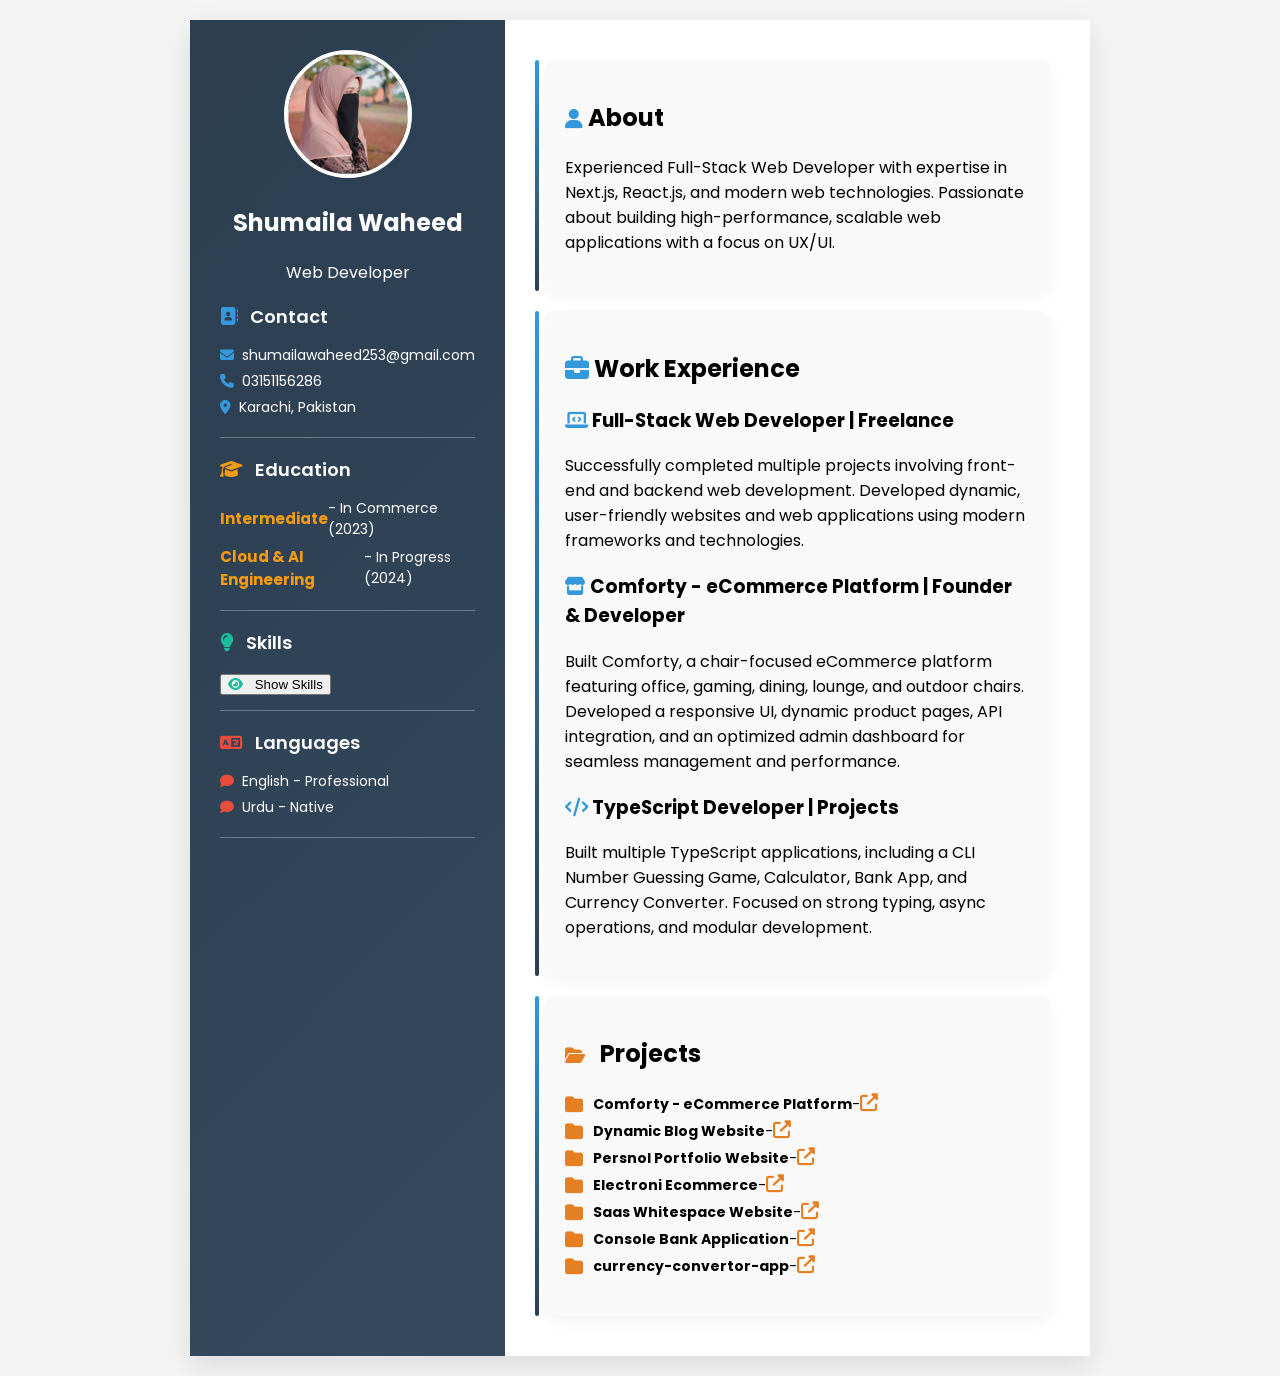
<file: index.html>
<!DOCTYPE html>
<html lang="en">
<head>
    <meta charset="UTF-8">
    <meta name="viewport" content="width=device-width, initial-scale=1.0">
    <title>Shumaila Waheed - Web Developer Resume</title>
    <link rel="stylesheet" href="style.css">
    <link rel="stylesheet" href="https://cdnjs.cloudflare.com/ajax/libs/font-awesome/6.4.2/css/all.min.css">
    <script>
        function toggleSkills() {
            const skillsList = document.getElementById("skills-list");
            const toggleBtn = document.getElementById("toggle-btn");
            if (skillsList.style.display === "none") {
                skillsList.style.display = "block";
                toggleBtn.textContent = "Hide Skills";
            } else {
                skillsList.style.display = "none";
                toggleBtn.textContent = "Show Skills";
            }
        }
    </script>
</head>
<body>
    <div class="resume">
        <!-- Left Sidebar -->
        <aside class="left">
            <div class="profile">
                <img src="public/images/profile.jpg" alt="Shumaila Waheed">
                <h2>Shumaila Waheed</h2>
                <p> Web Developer</p>
            </div>
            <div class="contact section">
                <h3><i class="fas fa-address-book"></i> Contact</h3>
                <p><i class="fas fa-envelope"></i> shumailawaheed253@gmail.com</p>
                <p><i class="fas fa-phone"></i> 03151156286</p>
                <p><i class="fas fa-map-marker-alt"></i> Karachi, Pakistan</p>
            </div>
            <div class="education section">
                <h3><i class="fas fa-graduation-cap"></i> Education</h3>
                <p><strong>Intermediate</strong>  - In Commerce (2023)</p>
                <p><strong>Cloud & AI Engineering</strong>- In Progress (2024)</p>
            </div>
            <div class="skills section">
                <h3><i class="fas fa-lightbulb"></i> Skills</h3>
                <ul id="skills-list" style="display: none;">
                    <li><i class="fas fa-code"></i> Next.js</li>
                    <li><i class="fas fa-code"></i> React.js</li>
                    <li><i class="fas fa-code"></i> JavaScript</li>
                    <li><i class="fas fa-code"></i> TypeScript</li>
                    <li><i class="fas fa-database"></i> Sanity CMS</li>
                    <li><i class="fas fa-database"></i> Firebase</li>
                    <li><i class="fas fa-paint-brush"></i> Tailwind CSS</li>
                    <li><i class="fas fa-server"></i> Node.js</li>
                    <li><i class="fas fa-server"></i> Express.js</li>
                </ul>
                <button id="toggle-btn" onclick="toggleSkills()"><i class="fas fa-eye"></i> Show Skills</button>
            </div>
            <div class="languages section">
                <h3><i class="fas fa-language"></i> Languages</h3>
                <p><i class="fas fa-comment"></i> English - Professional</p>
                <p><i class="fas fa-comment"></i> Urdu - Native</p>
            </div>
        </aside>

        <main class="right">
            <section class="summary section">
                <h2><i class="fas fa-user"></i> About</h2>
                <p>Experienced Full-Stack Web Developer with expertise in Next.js, React.js, and modern web technologies. Passionate about building high-performance, scalable web applications with a focus on UX/UI.</p>
            </section>

            <section class="experience section">
                <h2><i class="fas fa-briefcase"></i> Work Experience</h2>
                <div class="job">
                    <h3><i class="fas fa-laptop-code"></i> Full-Stack Web Developer | Freelance</h3>
                    <p>Successfully completed multiple projects involving front-end and backend web development. Developed dynamic, user-friendly websites and web applications using modern frameworks and technologies.</p>
                </div>
                <div class="job">
                    <h3><i class="fas fa-store"></i> Comforty - eCommerce Platform | Founder & Developer</h3>
                    <p>Built Comforty, a chair-focused eCommerce platform featuring office, gaming, dining, lounge, and outdoor chairs. Developed a responsive UI, dynamic product pages, API integration, and an optimized admin dashboard for seamless management and performance.</p>
                </div>
                <div class="job">
                    <h3><i class="fas fa-code"></i> TypeScript Developer | Projects</h3>
                    <p>Built multiple TypeScript applications, including a CLI Number Guessing Game, Calculator, Bank App, and Currency Converter. Focused on strong typing, async operations, and modular development.</p>
                </div>
                
            </section>

            <section class="projects section">
                <h2><i class="fas fa-folder-open"></i> Projects</h2>
            
                <ul>
                    <li><i class="fas fa-folder"></i> <strong>Comforty - eCommerce Platform</strong> - <a href="https://hackathon-3-zeta-silk.vercel.app/" target="_blank"><i class="fas fa-external-link-alt"></i> </a></li>
                    <li><i class="fas fa-folder"></i> <strong>Dynamic Blog Website</strong> - <a href="https://milestone-03-dynamic-blog.vercel.app/" target="_blank"><i class="fas fa-external-link-alt"></i></a></li>
                    <li><i class="fas fa-folder"></i> <strong>Persnol Portfolio Website</strong> - <a href="https://personal-portfolio-with-next-js-and-tailwind-css.vercel.app/" target="_blank"><i class="fas fa-external-link-alt"></i> </a></li>
                    <li><i class="fas fa-folder"></i> <strong>Electroni Ecommerce</strong> - <a href="https://milestone-03-electronic-ecommerce.vercel.app/" target="_blank"><i class="fas fa-external-link-alt"></i> </a></li>
                    <li><i class="fas fa-folder"></i> <strong>Saas Whitespace Website</strong> - <a href="https://figma-whitespace-website.vercel.app/" target="_blank"><i class="fas fa-external-link-alt"></i> </a></li>
                    <li><i class="fas fa-folder"></i> <strong>Console Bank Application</strong> - <a href="https://github.com/ShumailaWaheed/console-bank-app.git" target="_blank"><i class="fas fa-external-link-alt"></i> </a></li>
                    <li><i class="fas fa-folder"></i> <strong>currency-convertor-app</strong> - <a href="https://github.com/ShumailaWaheed/currency-convertor-app.git" target="_blank"><i class="fas fa-external-link-alt"></i> </a></li>
                </ul>             
            </section>
        </main>
    </div>
</body>
</html>
</file>
<file: style.css>
@import url('https://fonts.googleapis.com/css2?family=Poppins:wght@300;400;500;600;700&display=swap');
body {
  font-family: 'Poppins', sans-serif;
  margin: 0;
  padding: 20px;
  display: flex;
  justify-content: center;
  align-items: center;
  min-height: 100vh;
  background: #f4f4f4;
}
.resume {
  display: flex;
  flex-direction: row;
  width: 85%;
  max-width: 900px;
  background: white;
  box-shadow: 0 10px 30px rgba(0, 0, 0, 0.1);
  overflow: hidden;
  transition: transform 0.3s ease, box-shadow 0.3s ease;
}
.resume:hover {
  transform: translateY(-5px);
  box-shadow: 0 15px 40px rgba(0, 0, 0, 0.2);
}
.left {
  width: 30%;
  background: linear-gradient(135deg, #2c3e50, #34495e);
  color: white;
  padding: 30px;
  text-align: left;
}
.profile {
  text-align: center;
}
.profile img {
  width: 120px;
  height: 120px;
  border-radius: 50%;
  border: 4px solid white;
  object-fit: cover;
  transition: transform 0.3s ease;
}
.profile img:hover {
  transform: scale(1.05);
}
.left h3 {
  font-size: 18px;
  font-weight: 600;
  color: #ffffff;
  margin-bottom: 10px;
  padding-bottom: 5px;
}
.contact,
.education,
.skills,
.languages {
  padding-bottom: 15px;
  margin-bottom: 15px;
  position: relative;
}
.contact::after,
.education::after,
.skills::after,
.languages::after {
  content: "";
  display: block;
  width: 100%;
  height: 1px;
  background: rgba(255, 255, 255, 0.3);
  position: absolute;
  bottom: 0;
  left: 0;
}
.contact p,
.education p,
.languages p {
  font-size: 14px;
  display: flex;
  align-items: center;
  margin: 5px 0;
}
.contact i,
.education i,
.skills i,
.languages i {
  margin-right: 8px;
}
.education p {
  font-size: 14px;
  margin-bottom: 5px;
}
.education strong {
  font-size: 15px;
  color: #f39c12;
}
.skills ul {
  list-style-type: none;
  padding: 0;
}
.skills li {
  background: rgba(255, 255, 255, 0.1);
  padding: 10px;
  margin: 8px 0;
  border-radius: 6px;
  font-size: 14px;
  display: flex;
  align-items: center;
  transition: background 0.3s ease;
}
.skills li:hover {
  background: rgba(255, 255, 255, 0.2);
}
.right {
  width: 70%;
  padding: 40px;
  background: #ffffff;
  display: flex;
  flex-direction: column;
  gap: 20px;
}
.right section {
  padding: 20px;
  background: #f9f9f9;
  border-radius: 10px;
  box-shadow: 0 5px 15px rgba(0, 0, 0, 0.05);
  transition: transform 0.3s ease, box-shadow 0.3s ease;
  position: relative;
}
.right section:hover {
  transform: translateY(-3px);
  box-shadow: 0 8px 20px rgba(0, 0, 0, 0.1);
}
.right section::before {
  content: "";
  position: absolute;
  left: -10px;
  top: 0;
  height: 100%;
  width: 4px;
  background: linear-gradient(180deg, #3498db, #2c3e50);
  border-radius: 4px;
}
.projects ul {
  padding: 0;
  list-style: none;
}
.projects li {
  font-size: 14px;
  padding: 3px 0;
  display: flex;
  align-items: center;
}
.projects i {
  margin-right: 10px;
  font-size: 18px;
  color: #e67e22;
}
.experience i {
  color: #3498db;
}
.projects i {
  color: #e67e22;
}
.certifications i {
  color: #2ecc71;
}
.achievements i {
  color: #e74c3c;
}
.references i {
  color: #9b59b6;
}
.skills i {
  color: #1abc9c;
}
.languages i {
  color: #e74c3c;
}
.contact i {
  color: #3498db;
}
.education i {
  color: #f39c12;
}
.summary i {
  color: #3498db;
  font-size: 20px;
}
@media (max-width: 768px) {
  .resume {
    flex-direction: column;
    width: 90%;
  }
  .left,
  .right {
    width: 100%;
  }
  .right {
    padding: 30px;
  }
  .profile img {
    width: 100px;
    height: 100px;
  }
}
@media (max-width: 480px) {
  body {
    padding: 10px;
  }
  .resume {
    width: 100%;
  }
  .left {
    padding: 15px 10px;
  }
  .profile {
    text-align: center;
  }
  .profile img {
    width: 80px;
    height: 80px;
    margin: 0 auto;
  }
  .profile h2,
  .profile p {
    text-align: center;
  }
  .left .contact,
  .left .education,
  .left .skills,
  .left .languages {
    text-align: left;
    padding-left: 10px;
  }
  .skills li {
    width: 80%;
    margin: 8px auto;
  }
}
</file>
<file: public/style.css>
@import url('https://fonts.googleapis.com/css2?family=Poppins:wght@300;400;500;600;700&display=swap');
body {
  font-family: 'Poppins', sans-serif;
  margin: 0;
  padding: 20px;
  display: flex;
  justify-content: center;
  align-items: center;
  min-height: 100vh;
  background: #f4f4f4;
}
.resume {
  display: flex;
  flex-direction: row;
  width: 85%;
  max-width: 900px;
  background: white;
  box-shadow: 0 10px 30px rgba(0, 0, 0, 0.1);
  overflow: hidden;
  transition: transform 0.3s ease, box-shadow 0.3s ease;
}
.resume:hover {
  transform: translateY(-5px);
  box-shadow: 0 15px 40px rgba(0, 0, 0, 0.2);
}
.left {
  width: 30%;
  background: linear-gradient(135deg, #2c3e50, #34495e);
  color: white;
  padding: 30px;
  text-align: left;
}
.profile {
  text-align: center;
}
.profile img {
  width: 120px;
  height: 120px;
  border-radius: 50%;
  border: 4px solid white;
  object-fit: cover;
  transition: transform 0.3s ease;
}
.profile img:hover {
  transform: scale(1.05);
}
.left h3 {
  font-size: 18px;
  font-weight: 600;
  color: #ffffff;
  margin-bottom: 10px;
  padding-bottom: 5px;
}
.contact,
.education,
.skills,
.languages {
  padding-bottom: 15px;
  margin-bottom: 15px;
  position: relative;
}
.contact::after,
.education::after,
.skills::after,
.languages::after {
  content: "";
  display: block;
  width: 100%;
  height: 1px;
  background: rgba(255, 255, 255, 0.3);
  position: absolute;
  bottom: 0;
  left: 0;
}
.contact p,
.education p,
.languages p {
  font-size: 14px;
  display: flex;
  align-items: center;
  margin: 5px 0;
}
.contact i,
.education i,
.skills i,
.languages i {
  margin-right: 8px;
}
.education p {
  font-size: 14px;
  margin-bottom: 5px;
}
.education strong {
  font-size: 15px;
  color: #f39c12;
}
.skills ul {
  list-style-type: none;
  padding: 0;
}
.skills li {
  background: rgba(255, 255, 255, 0.1);
  padding: 10px;
  margin: 8px 0;
  border-radius: 6px;
  font-size: 14px;
  display: flex;
  align-items: center;
  transition: background 0.3s ease;
}
.skills li:hover {
  background: rgba(255, 255, 255, 0.2);
}
.right {
  width: 70%;
  padding: 40px;
  background: #ffffff;
  display: flex;
  flex-direction: column;
  gap: 20px;
}
.right section {
  padding: 20px;
  background: #f9f9f9;
  border-radius: 10px;
  box-shadow: 0 5px 15px rgba(0, 0, 0, 0.05);
  transition: transform 0.3s ease, box-shadow 0.3s ease;
  position: relative;
}
.right section:hover {
  transform: translateY(-3px);
  box-shadow: 0 8px 20px rgba(0, 0, 0, 0.1);
}
.right section::before {
  content: "";
  position: absolute;
  left: -10px;
  top: 0;
  height: 100%;
  width: 4px;
  background: linear-gradient(180deg, #3498db, #2c3e50);
  border-radius: 4px;
}
.projects ul {
  padding: 0;
  list-style: none;
}
.projects li {
  font-size: 14px;
  padding: 3px 0;
  display: flex;
  align-items: center;
}
.projects i {
  margin-right: 10px;
  font-size: 18px;
  color: #e67e22;
}
.experience i {
  color: #3498db;
}
.projects i {
  color: #e67e22;
}
.certifications i {
  color: #2ecc71;
}
.achievements i {
  color: #e74c3c;
}
.references i {
  color: #9b59b6;
}
.skills i {
  color: #1abc9c;
}
.languages i {
  color: #e74c3c;
}
.contact i {
  color: #3498db;
}
.education i {
  color: #f39c12;
}
.summary i {
  color: #3498db;
  font-size: 20px;
}
@media (max-width: 768px) {
  .resume {
    flex-direction: column;
    width: 90%;
  }
  .left,
  .right {
    width: 100%;
  }
  .right {
    padding: 30px;
  }
  .profile img {
    width: 100px;
    height: 100px;
  }
}
@media (max-width: 480px) {
  body {
    padding: 10px;
  }
  .resume {
    width: 100%;
  }
  .left {
    padding: 15px 10px;
  }
  .profile {
    text-align: center;
  }
  .profile img {
    width: 80px;
    height: 80px;
    margin: 0 auto;
  }
  .profile h2,
  .profile p {
    text-align: center;
  }
  .left .contact,
  .left .education,
  .left .skills,
  .left .languages {
    text-align: left;
    padding-left: 10px;
  }
  .skills li {
    width: 80%;
    margin: 8px auto;
  }
}
</file>
